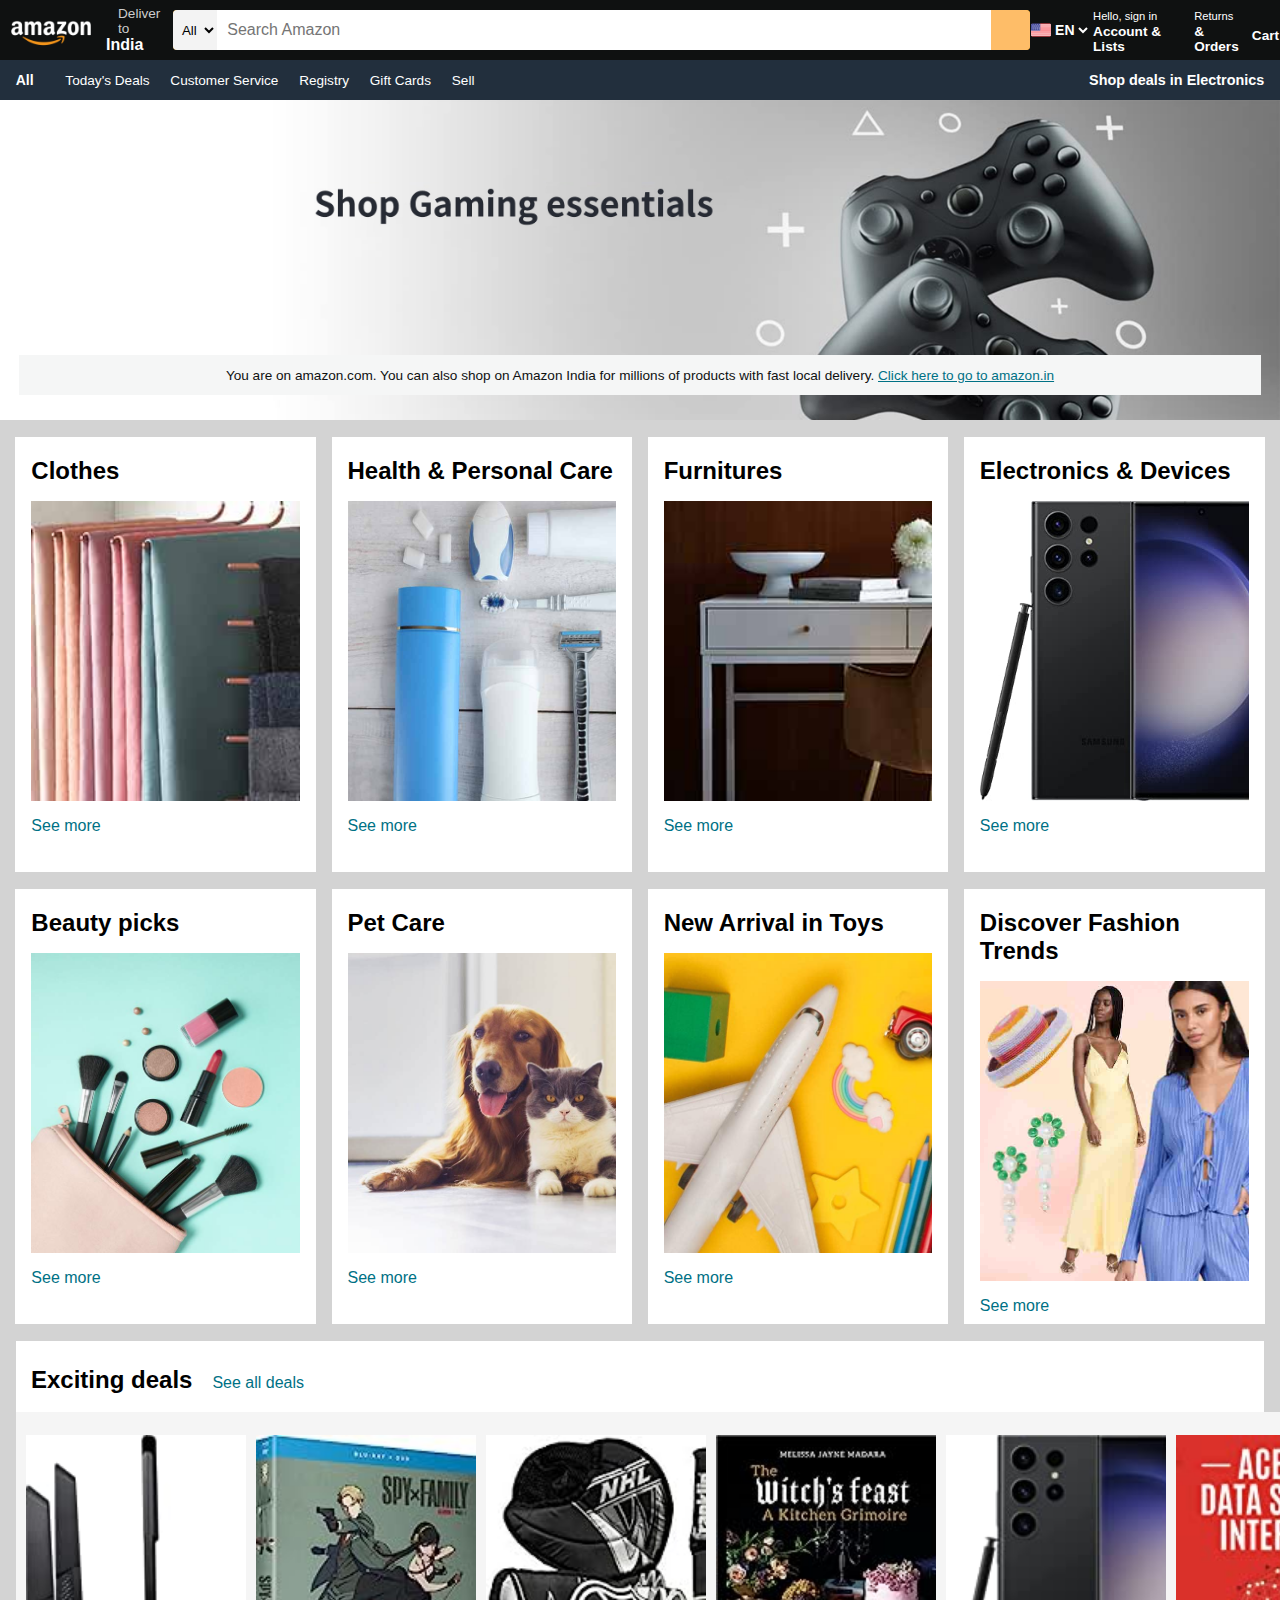
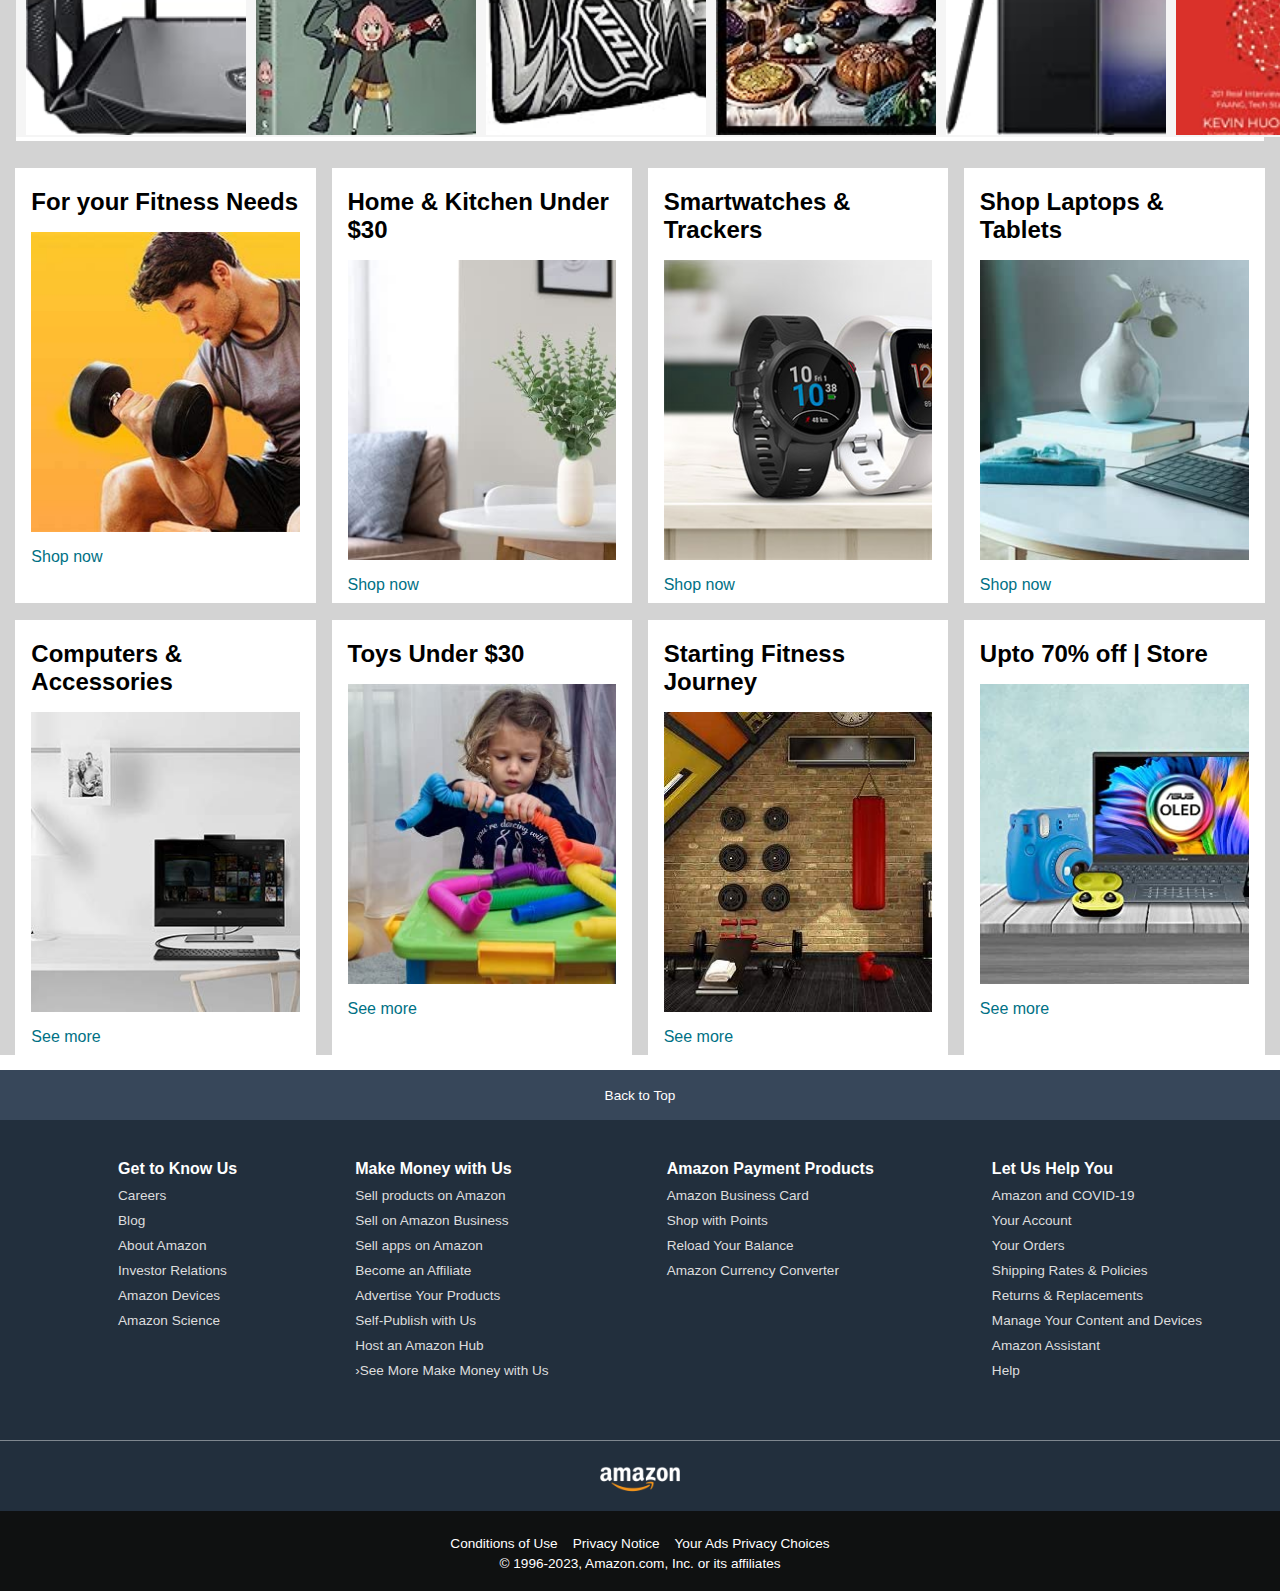
<file: index.html>
<!DOCTYPE html>
<html lang="en">
<head>
    <meta charset="UTF-8">
    <meta name="viewport" content="width=device-width, initial-scale=1.0">
    <title>Amazon.com. Spend less. Smile more.</title>
    <link rel="apple-touch-icon" sizes="180x180" href="favicon/apple-touch-icon.png">
    <link rel="icon" type="image/png" sizes="32x32" href="favicon/favicon-32x32.png">
    <link rel="icon" type="image/png" sizes="16x16" href="favicon/favicon-16x16.png">
    <link rel="manifest" href="favicon/site.webmanifest">
    <link rel="stylesheet" href="https://cdnjs.cloudflare.com/ajax/libs/font-awesome/6.4.0/css/all.min.css" integrity="sha512-iecdLmaskl7CVkqkXNQ/ZH/XLlvWZOJyj7Yy7tcenmpD1ypASozpmT/E0iPtmFIB46ZmdtAc9eNBvH0H/ZpiBw==" crossorigin="anonymous" referrerpolicy="no-referrer" />
    <link rel="stylesheet" href="style.css">
</head>
<body>
    <header>
        <div class="navbar">

            <div class="nav-logo border">
                <div class="logo"></div>
            </div>

            <div class="nav-address border">
                <p class="add-first">Deliver to</p>
                <div class="add-icon">
                    <i class="fa-solid fa-location-dot"></i>
                    <p class="add-second">India</p>
                </div>
            </div>

            <div class="nav-search">
                <select name="" id="" class="search-select">
                    <option value="">All</option>
                </select>
                <input type="text" placeholder="Search Amazon" class="search-input">
                <div class="search-icon">
                    <i class="fa-solid fa-magnifying-glass"></i>
                </div>
            </div>

            <div class="nav-language border">
                <div class="language-icon">
                    <div class="english-icon"></div>
                </div>
                <select name="" id="" class="nav-icon">
                    <option value="">EN</option>
                </select>
            </div>

            <div class="nav-sign border">
                <p><span>Hello, sign in</span></p>
                <p class="nav-second">Account & Lists</p>
            </div>

            <div class="nav-return border">
                <p><span>Returns</span></p>
                <p class="nav-second">& Orders</p>
            </div>

            <div class="nav-cart border">
                <i class="fa-solid fa-cart-shopping"></i>
                Cart
            </div>

        </div>


        <div class="panel">

            <div class="panel-all border">
                <i class="fa-solid fa-bars"></i>
                All
            </div>

            <div class="panel-option">
                <p class="border">Today's Deals</p>
                <p class="border">Customer Service</p>
                <p class="border">Registry</p>
                <p class="border">Gift Cards</p>
                <p class="border">Sell</p>
            </div>
    
            <div class="panel-deals border">
                Shop deals in Electronics
            </div>

        </div>
    </header>






    <div class="hero-section">
        <div class="hero-mssg">
            <p>You are on amazon.com. You can also shop on Amazon India for millions of products with fast local delivery. <a href="">Click here to go to amazon.in</a></p>
        </div>
    </div>





    <div class="shop-section">
        <div class="box1 box">
            <div class="box-content">
                <h2>Clothes</h2>
                <div class="box-img" style="background-image: url('box1_image.jpg');"></div>
                <p>See more</p>
            </div>
        </div>

        <div class="box2 box">
            <div class="box-content">
                <h2>Health & Personal Care</h2>
                <div class="box-img" style="background-image: url('box2_image.jpg');"></div>
                <p>See more</p>
            </div>
        </div>

        <div class="box3 box">
            <div class="box-content">
                <h2>Furnitures</h2>
                <div class="box-img" style="background-image: url('box3_image.jpg');"></div>
                <p>See more</p>
            </div>
        </div>

        <div class="box4 box">
            <div class="box-content">
                <h2>Electronics & Devices</h2>
                <div class="box-img" style="background-image: url('box4_image.jpg');"></div>
                <p>See more</p>
            </div>
        </div>

        <div class="box5 box">
            <div class="box-content">
                <h2>Beauty picks</h2>
                <div class="box-img" style="background-image: url('box5_image.jpg');"></div>
                <p>See more</p>
            </div>
        </div>

        <div class="box6 box">
            <div class="box-content">
                <h2>Pet Care</h2>
                <div class="box-img" style="background-image: url('box6_image.jpg');"></div>
                <p>See more</p>
            </div>
        </div>

        <div class="box7 box">
            <div class="box-content">
                <h2>New Arrival in Toys</h2>
                <div class="box-img" style="background-image: url('box7_image.jpg');"></div>
                <p>See more</p>
            </div>
        </div>

        <div class="box8 box">
            <div class="box-content">
                <h2>Discover Fashion Trends </h2>
                <div class="box-img" style="background-image: url('box8_image.jpg');"></div>
                <p>See more</p>
            </div>
        </div>

    </div>









    <div class="shop-section2">

        <div class="shop1 shopbox">

           <div class="dono-line">
            <h2 class="deal-name">Exciting deals</h2>
            <p class="deal-line">See all deals</p>
           </div>
            <div class="shopping-deals">
               <div class="dealer">
                <div class="shop-1" style="background-image: url('box9_image.jpg');"></div>
               </div>
               <div class="dealer">
                <div class="shop-1" style="background-image: url('box10_image.jpg');"></div>
               </div>
               <div class="dealer">
                <div class="shop-1" style="background-image: url('box11_image.jpg');"></div>
               </div>
               <div class="dealer">
                <div class="shop-1" style="background-image: url('box12_image.jpg');"></div>
               </div>
               <div class="dealer">
                <div class="shop-1" style="background-image: url('box13_image.jpg');"></div>
               </div>
               <div class="dealer">
                <div class="shop-1" style="background-image: url('box14_image.jpg');"></div>
               </div>
            </div>

        </div>
        
    </div>








    <div class="shop-section">

        <div class="box1 box">
            <div class="box-content">
                <h2>For your Fitness Needs</h2>
                <div class="box-img" style="background-image: url('box15_image.jpg');"></div>
                <p>Shop now</p>
            </div>
        </div>

        <div class="box2 box">
            <div class="box-content">
                <h2>Home & Kitchen Under $30</h2>
                <div class="box-img" style="background-image: url('box16_image.jpg');"></div>
                <p>Shop now</p>
            </div>
        </div>

        <div class="box3 box">
            <div class="box-content">
                <h2>Smartwatches & Trackers</h2>
                <div class="box-img" style="background-image: url('box17_image.jpg');"></div>
                <p>Shop now</p>
            </div>
        </div>

        <div class="box4 box">
            <div class="box-content">
                <h2>Shop Laptops & Tablets</h2>
                <div class="box-img" style="background-image: url('box18_image.jpg');"></div>
                <p>Shop now</p>
            </div>
        </div>

        <div class="box5 box">
            <div class="box-content">
                <h2>Computers & Accessories</h2>
                <div class="box-img" style="background-image: url('box19_image.jpg');"></div>
                <p>See more</p>
            </div>
        </div>

        <div class="box6 box">
            <div class="box-content">
                <h2>Toys Under $30</h2>
                <div class="box-img" style="background-image: url('box20_image.jpg');"></div>
                <p>See more</p>
            </div>
        </div>

        <div class="box7 box">
            <div class="box-content">
                <h2>Starting Fitness Journey</h2>
                <div class="box-img" style="background-image: url('box21_image.jpg');"></div>
                <p>See more</p>
            </div>
        </div>

        <div class="box8 box">
            <div class="box-content">
                <h2>Upto 70% off | Store</h2>
                <div class="box-img" style="background-image: url('box22_image.jpg');"></div>
                <p>See more</p>
            </div>
        </div>

    </div>







    <footer>


        <div class="foot-panel1">
            Back to Top
        </div>
        
        <div class="foot-panel2">
            <ul>
                <p style="font-weight: 700;">Get to Know Us</p>
                <a href="">Careers</a>
                <a href="">Blog</a>
                <a href="">About Amazon</a>
                <a href="">Investor Relations</a>
                <a href="">Amazon Devices</a>
                <a href="">Amazon Science</a>
            </ul>
            <ul>
                <p style="font-weight: 700;">Make Money with Us</p>
                <a href="">Sell products on Amazon</a>
                <a href="">Sell on Amazon Business</a>
                <a href="">Sell apps on Amazon</a>
                <a href="">Become an Affiliate</a>
                <a href="">Advertise Your Products</a>
                <a href="">Self-Publish with Us</a>
                <a href="">Host an Amazon Hub</a>
                <a href="">›See More Make Money with Us</a>              
            </ul>
            <ul>
                <p style="font-weight: 700;">Amazon Payment Products</p>
                <a href="">Amazon Business Card</a>
                <a href="">Shop with Points</a>
                <a href="">Reload Your Balance</a>
                <a href="">Amazon Currency Converter</a>
            </ul>
            <ul>
                <p style="font-weight: 700;">Let Us Help You</p>
                <a href="">Amazon and COVID-19</a>
                <a href="">Your Account</a>
                <a href="">Your Orders</a>
                <a href="">Shipping Rates & Policies</a>
                <a href="">Returns & Replacements</a>
                <a href="">Manage Your Content and Devices</a>
                <a href="">Amazon Assistant</a>
                <a href="">Help</a>
            </ul>
        </div>


        <div class="foot-panel3">
            <div class="logo"></div>
        </div>


        <div class="foot-panel4">
            <div  class="pages">
                <a href="">Conditions of Use&nbsp;&nbsp;&nbsp;</a>
                <a href="">Privacy Notice&nbsp;&nbsp;&nbsp;</a>
                <a href="">Your Ads Privacy Choices</a>
            </div>
            <div class="copyright">
                © 1996-2023, Amazon.com, Inc. or its affiliates
            </div>
        </div>


    </footer>

</body>
</html>
</file>
<file: style.css>
*{
    margin: 0;
    font-family: Arial;
    border: border-box;
}

.navbar{
    height: 60px;
    background-color: #0f1111;
    color: white;
    display: flex;
    align-items: center;
    justify-content: space-evenly;
}

.nav-logo{
    height: 50px;
    width: 100px;
}

.logo{
    background-image: url('amazon_logo.png');
    background-size: cover;
    height: 50px;
    width: 100px;
}

.border{
    border: 1px solid transparent;
}

.border:hover{
    border: 1px solid white;
}

/** box2 **/

.add-first{
    color: #cccccc;
    font-size: 0.85rem;
    margin-left: 15px;
}

.add-second{
    font-size: 1rem;
    margin-left: 3px;
    font-weight: 700;
}

.add-icon{
    display: flex;
    align-items: center;
}

/** box3 **/

.nav-search{
    display: flex;
    justify-content: space-evenly;
    background-color: orange;
    width: 895px;
    height: 40px;
    border-radius: 4px;
}

.search-select{
    background-color: #f3f3f3;
    width: 50px;
    text-align: center;
    border-top-left-radius: 4px;
    border-bottom-left-radius: 4px;
    border: none;
}

.search-input{
    width: 100%;
    font-size: 1rem;
    border: none;
    padding: 10px;
}

.search-icon{
    width: 45px;
    display: flex;
    justify-content: center;
    align-items: center;
    font-size: 1.2rem;
    background-color: #febd68;
    border-top-right-radius: 4px;
    border-bottom-right-radius: 4px;
    color: #0f1111;
}

.nav-search:hover{
    border: 2px solid orange;
}

/** box4 **/

.english-icon{
    background-image: url("united-states.png");
    background-size: cover;
    width: 20px;
    height: 20px;
}


.language-icon{
    width: 20px;
    height: 20px;
}


.nav-language{
    display: flex;
}


.nav-icon{
    font-size: 14px;
    background-color: #0f1111;
    color: #ffffff;
    border: none;
    font-weight: 700;
}

/** box5 **/

span{
    font-size: 0.7rem;
}

.nav-second{
    font-size: 0.85rem;
    font-weight: 700;
}

/** box6 **/

.nav-cart i{
    font-size: 30px;
}

.nav-cart{
    font-size: 0.85rem;
    font-weight: 700;
}


/** panel **/

.panel{
    height: 40px;
    background-color: #222f3d;
    color: white;
    display: flex;
    align-items: center;
    justify-content: space-evenly;
}

.panel-all{
    font-weight: 700;
    font-size: 14px;
}

.pane-all i{
    width: 17px;
    height: 14px;
}

.panel-option p{
    display: inline;
    margin-left: 15px;
}

.panel-option{
    width: 80%;
    font-size: 0.85rem;
}

.panel-deals{
    font-size: 0.9rem;
    font-weight: 700;
}


/** hero section **/

.hero-section{
    background-image: url("hero-section.jpg");
    height: 320px;
    background-size: cover;
    display: flex;
    justify-content: center;
    align-items: flex-end;
}

.hero-mssg{
    background-color: #f5f6f6;
    color: #0f1111;
    height: 40px;
    display: flex;
    align-items: center;
    justify-content: center;
    font-size: 0.85rem;
    width: 97%;
    margin-bottom: 25px;
}

.hero-mssg a{
    color: #007185;
}


/** shop section 1**/

.shop-section{
    display: flex;
    justify-content: space-evenly;
    background-color: lightgray;
    flex-wrap: wrap;
}

.box{
    border: 2px solid black;
    height: 400px;
    width: 23.5%;
    background-color: white;
    padding: 20px 0px 15px;
    margin-top: 17px;
    border: none;
}

.box-img{
    height: 300px;
    background-size: cover;
    margin-top: 1rem;
    margin-bottom: 1rem;
}

.box-content{
    margin-left: 1rem;
    margin-right: 1rem;
}

.box-content p{
    color: #007185;
}


/** shop section 2 **/

.shop-section2{
    display: flex;
    background-color: lightgray;
    justify-content: center;
}

.shopbox{
    border: none;
    margin-top: 17px;
    margin-bottom: 10px;
    background-color: white;
    height: 400px;
    width: 97.5%    
}

.shopping-deals{
    display: flex;
}

.dealer{
    background-color: whitesmoke;
    width: 240px;
    height: 325px;
    justify-content: space-evenly;
    margin-top: 18px;
}


.shop-1{
    width: 220px;
    height: 300px;
    margin-top: 23px;
    margin-left: 10px;
    margin-bottom: 23px;
    background-size: cover;
}

.deal-name{
    margin-top: 25px;
    margin-left: 15px;
}

.dono-line{
    display: flex;
}

.deal-line{
    margin-left: 20px;
    margin-top: 32.5px;
    color: #007185;
}



/** shop section 3 **/         /** same **/         /** shop section 1 **/





/** footer **/

footer{
    margin-top: 15px;
}

.foot-panel1{
    background-color: #37475a;
    color: white;
    height: 50px;
    display: flex;
    justify-content: center;
    align-items: center;
    font-size: 0.85rem;
}

.foot-panel2{
    background-color: #222f3d;
    color: white;
    height: 320px;
    display: flex;
    justify-content: space-evenly;
}

ul{
    margin-top: 40px;
}

ul a{
    display: block;
    font-size: 0.85rem;
    margin-top: 10px;
    color: #dddddd;
    text-decoration: none;
}

.foot-panel3{
    background-color: #222f3d;
    color: white;
    border-top: 0.1px solid rgba(255, 255, 255, 0.425);
    height: 70px;
    display: flex;
    justify-content: center;
    align-items: center;
}

.logo{
    background-image: url("amazon_logo.png");
    background-size: cover;
    height: 50px;
    width: 100px;
}

.foot-panel4{
    background-color: #0f1111;
    color: white;
    height: 80px;
    font-size: 0.85rem;
    text-align: center;
}

.pages{
    font-size: 0.85rem;
    text-align: center;
    padding-top: 25px;
}

.copyright{
    padding-top: 5px;
}

.pages a{
    color: white;
    text-decoration: none;
}
</file>
